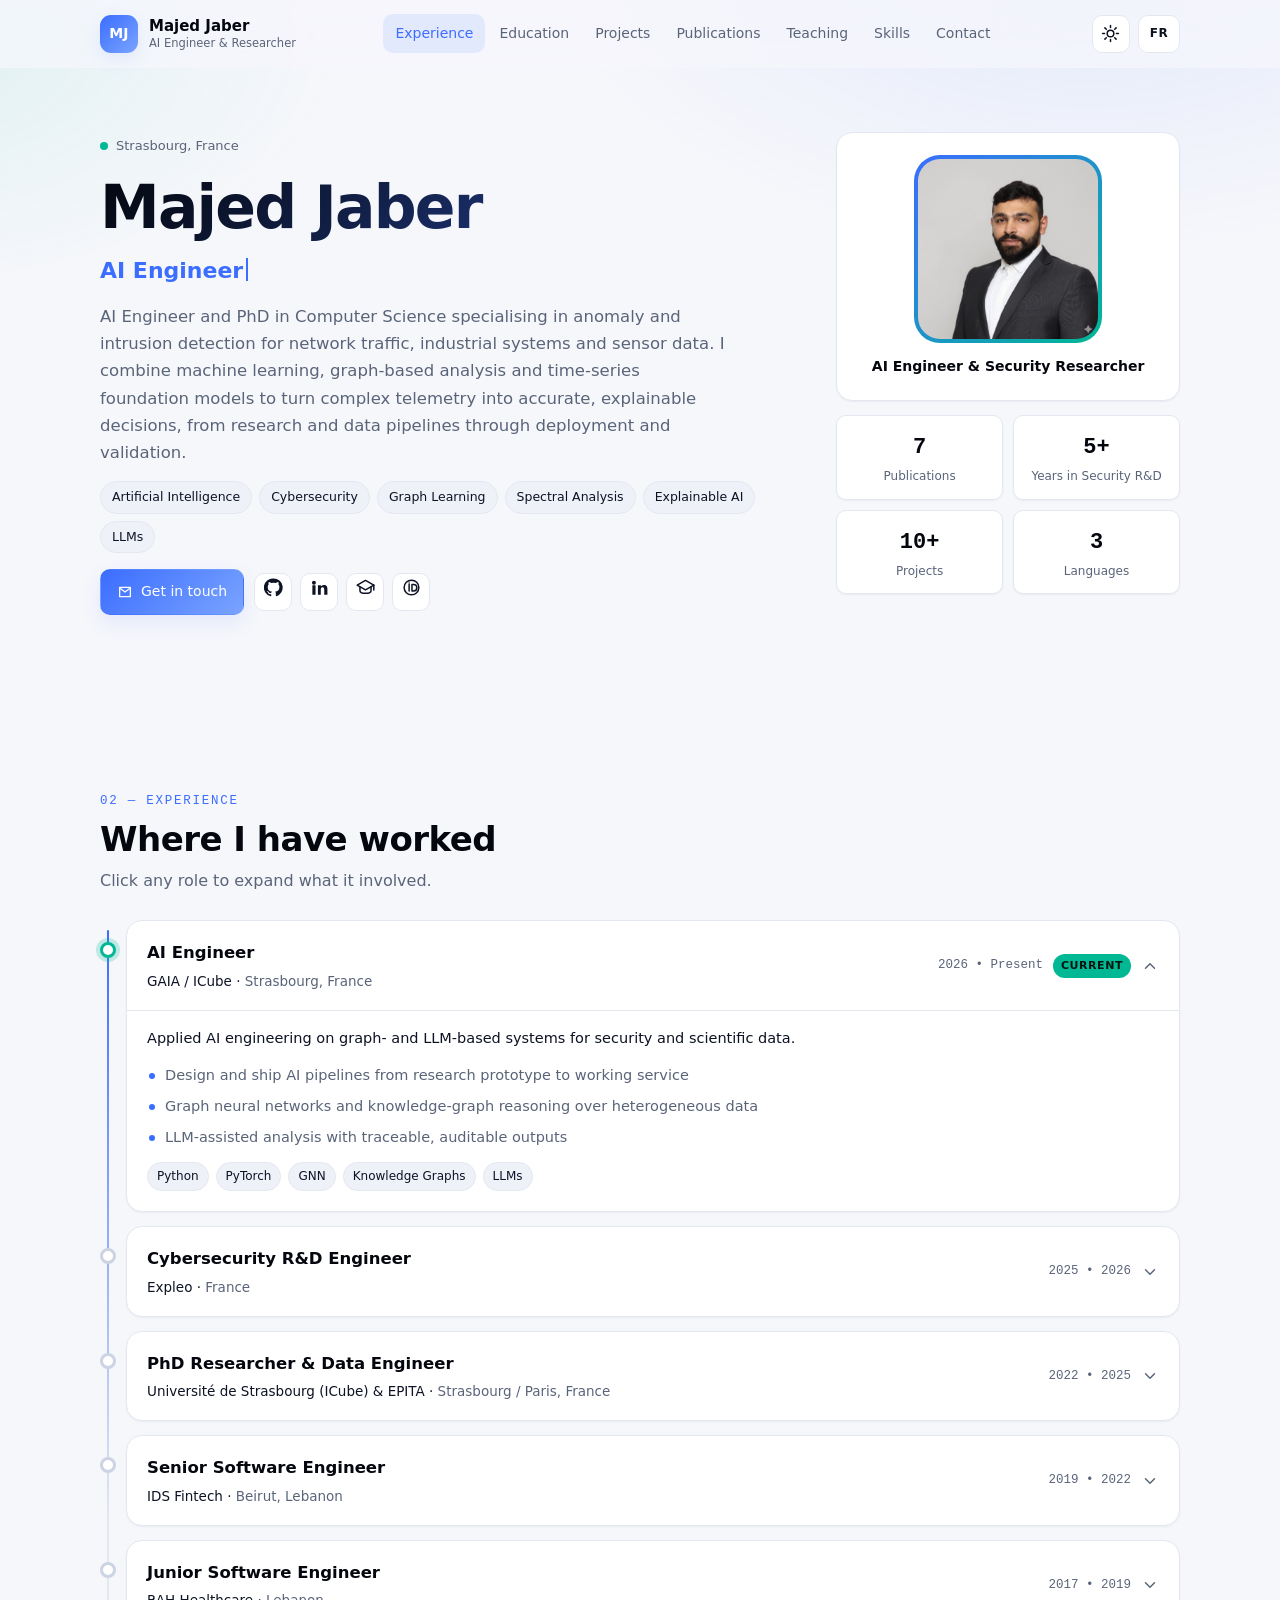
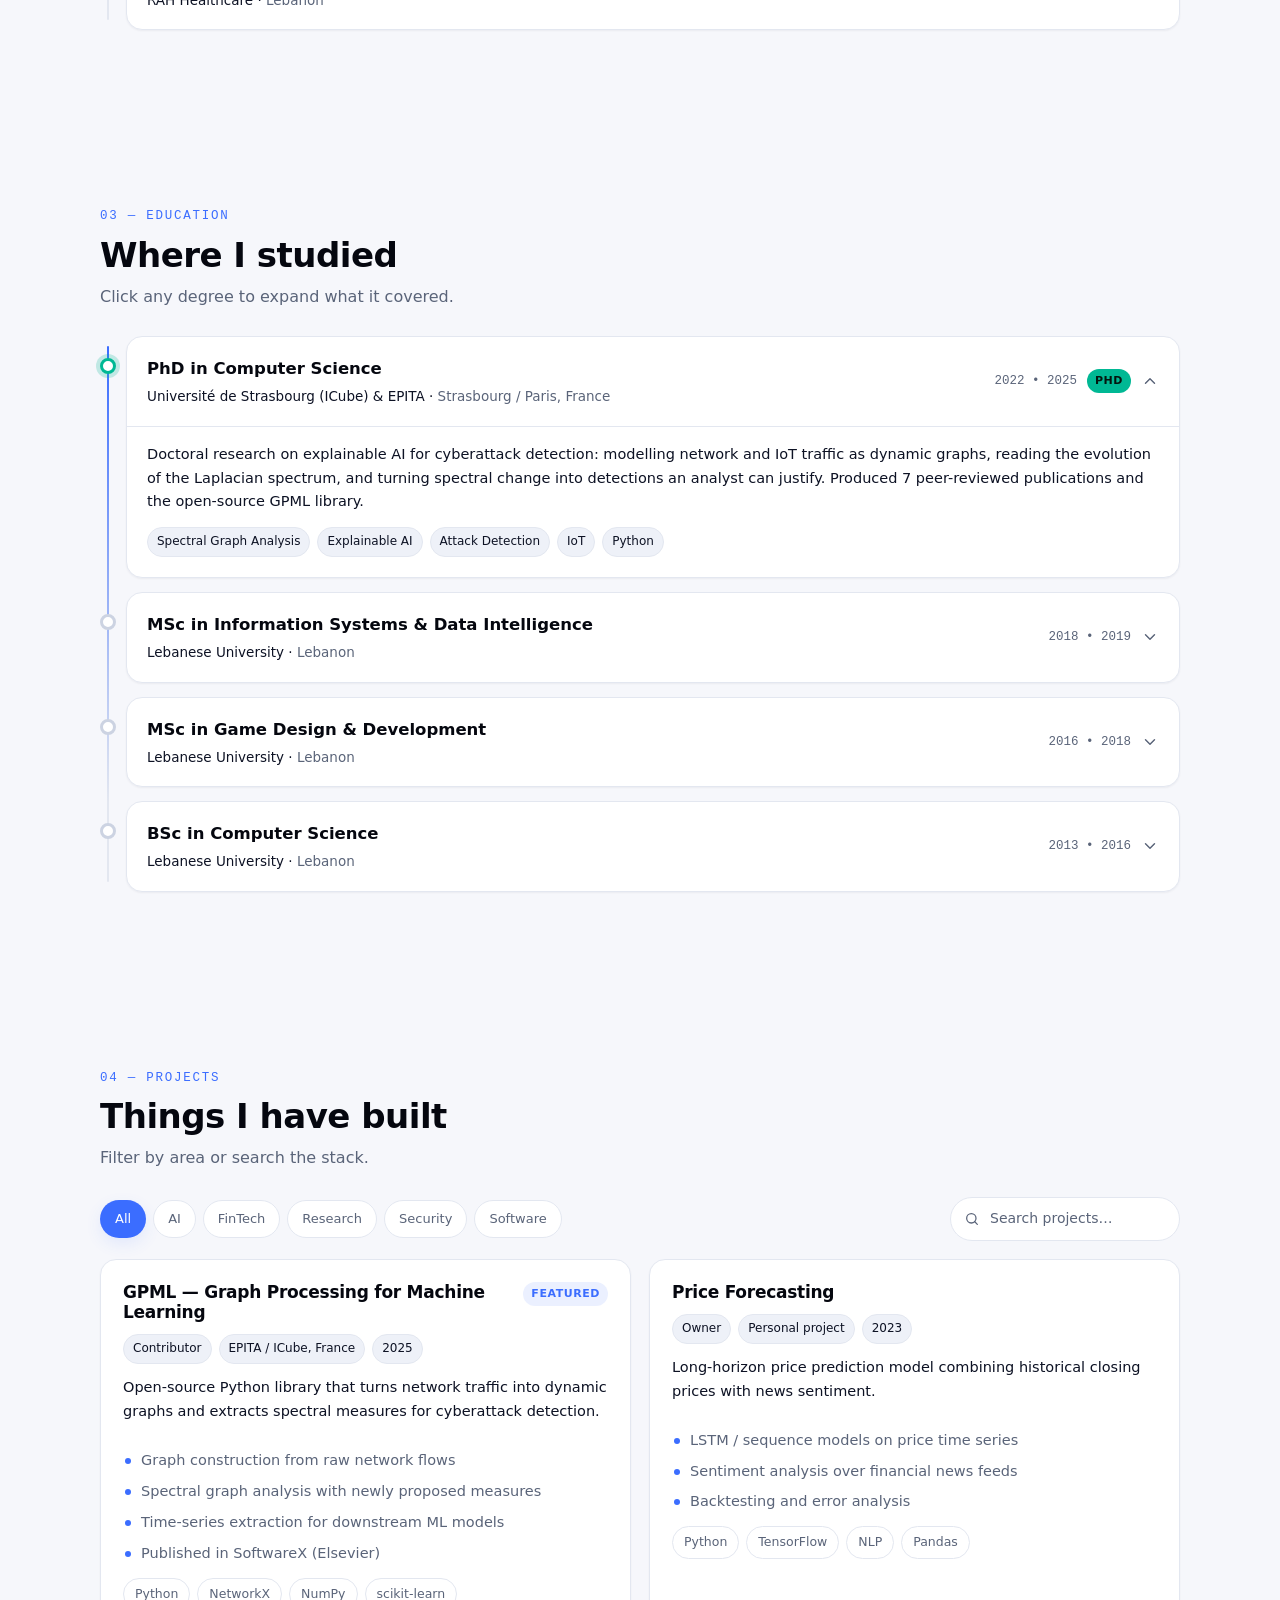
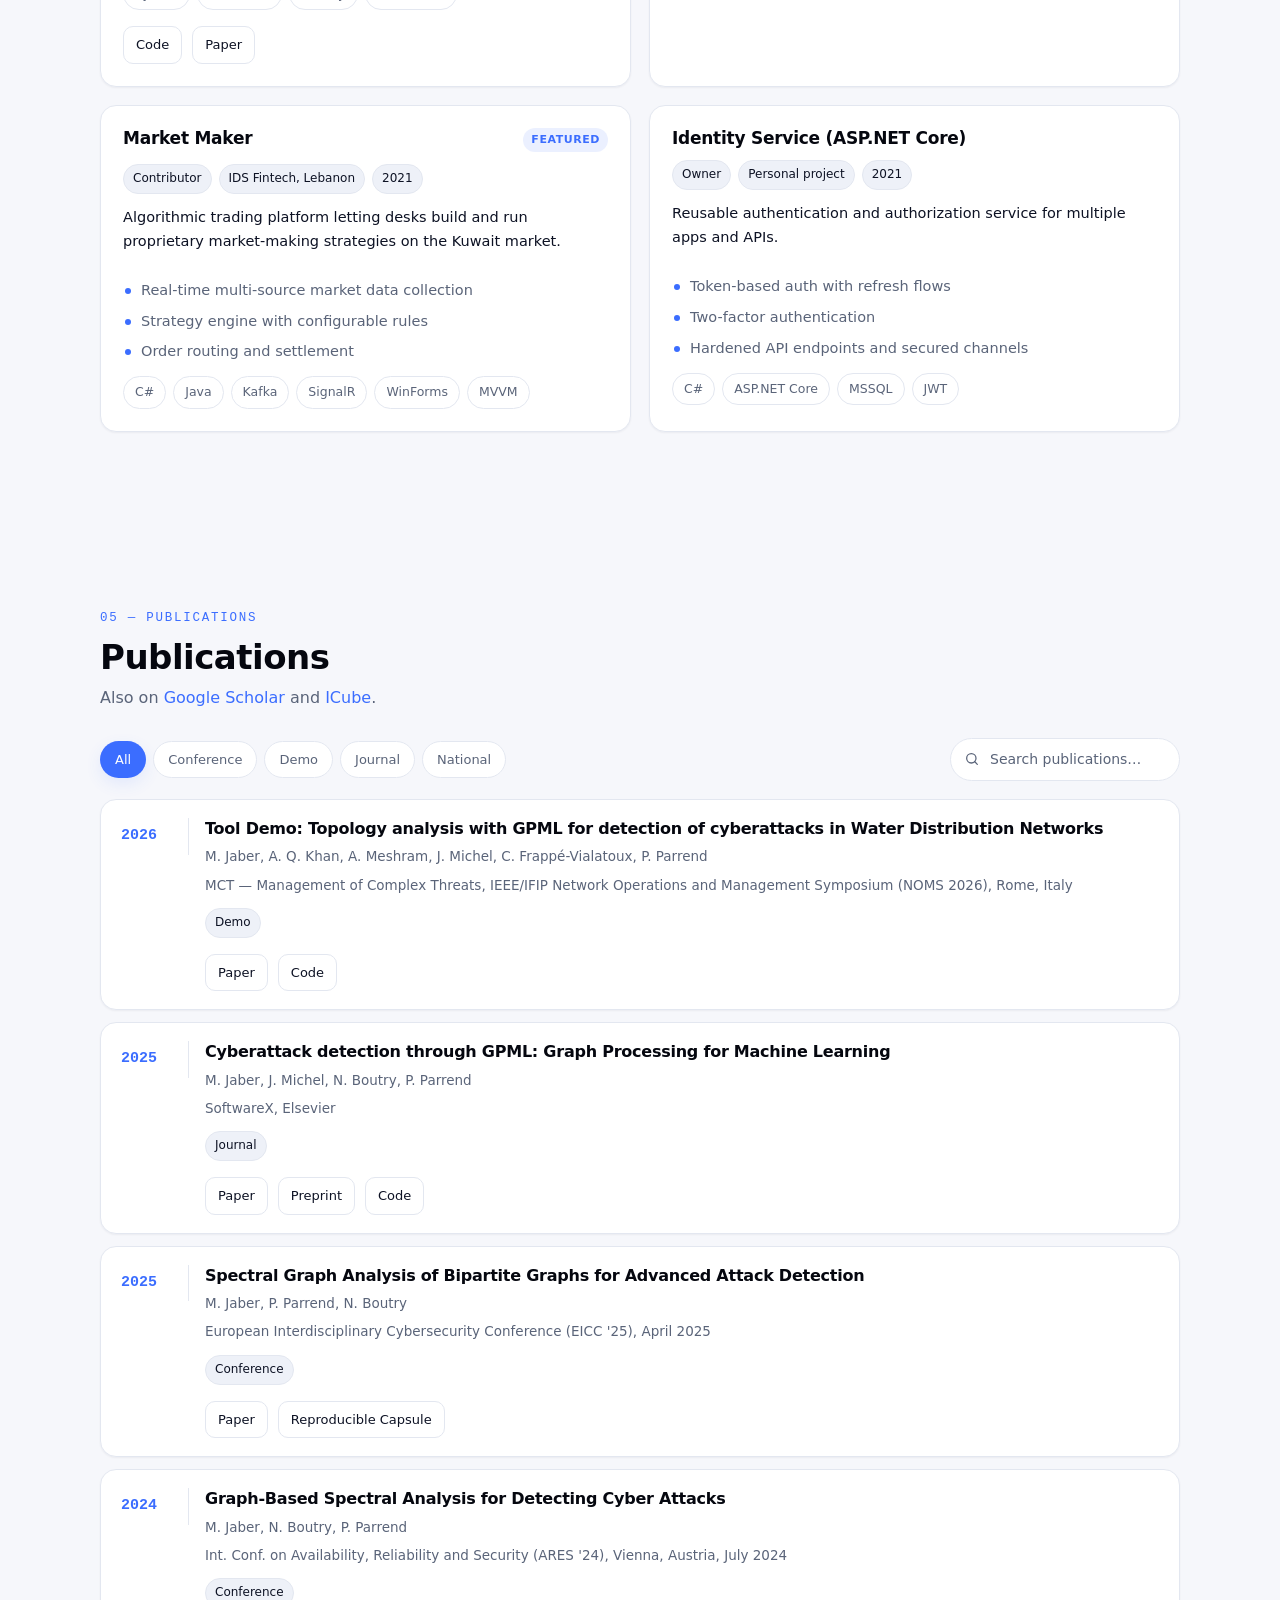
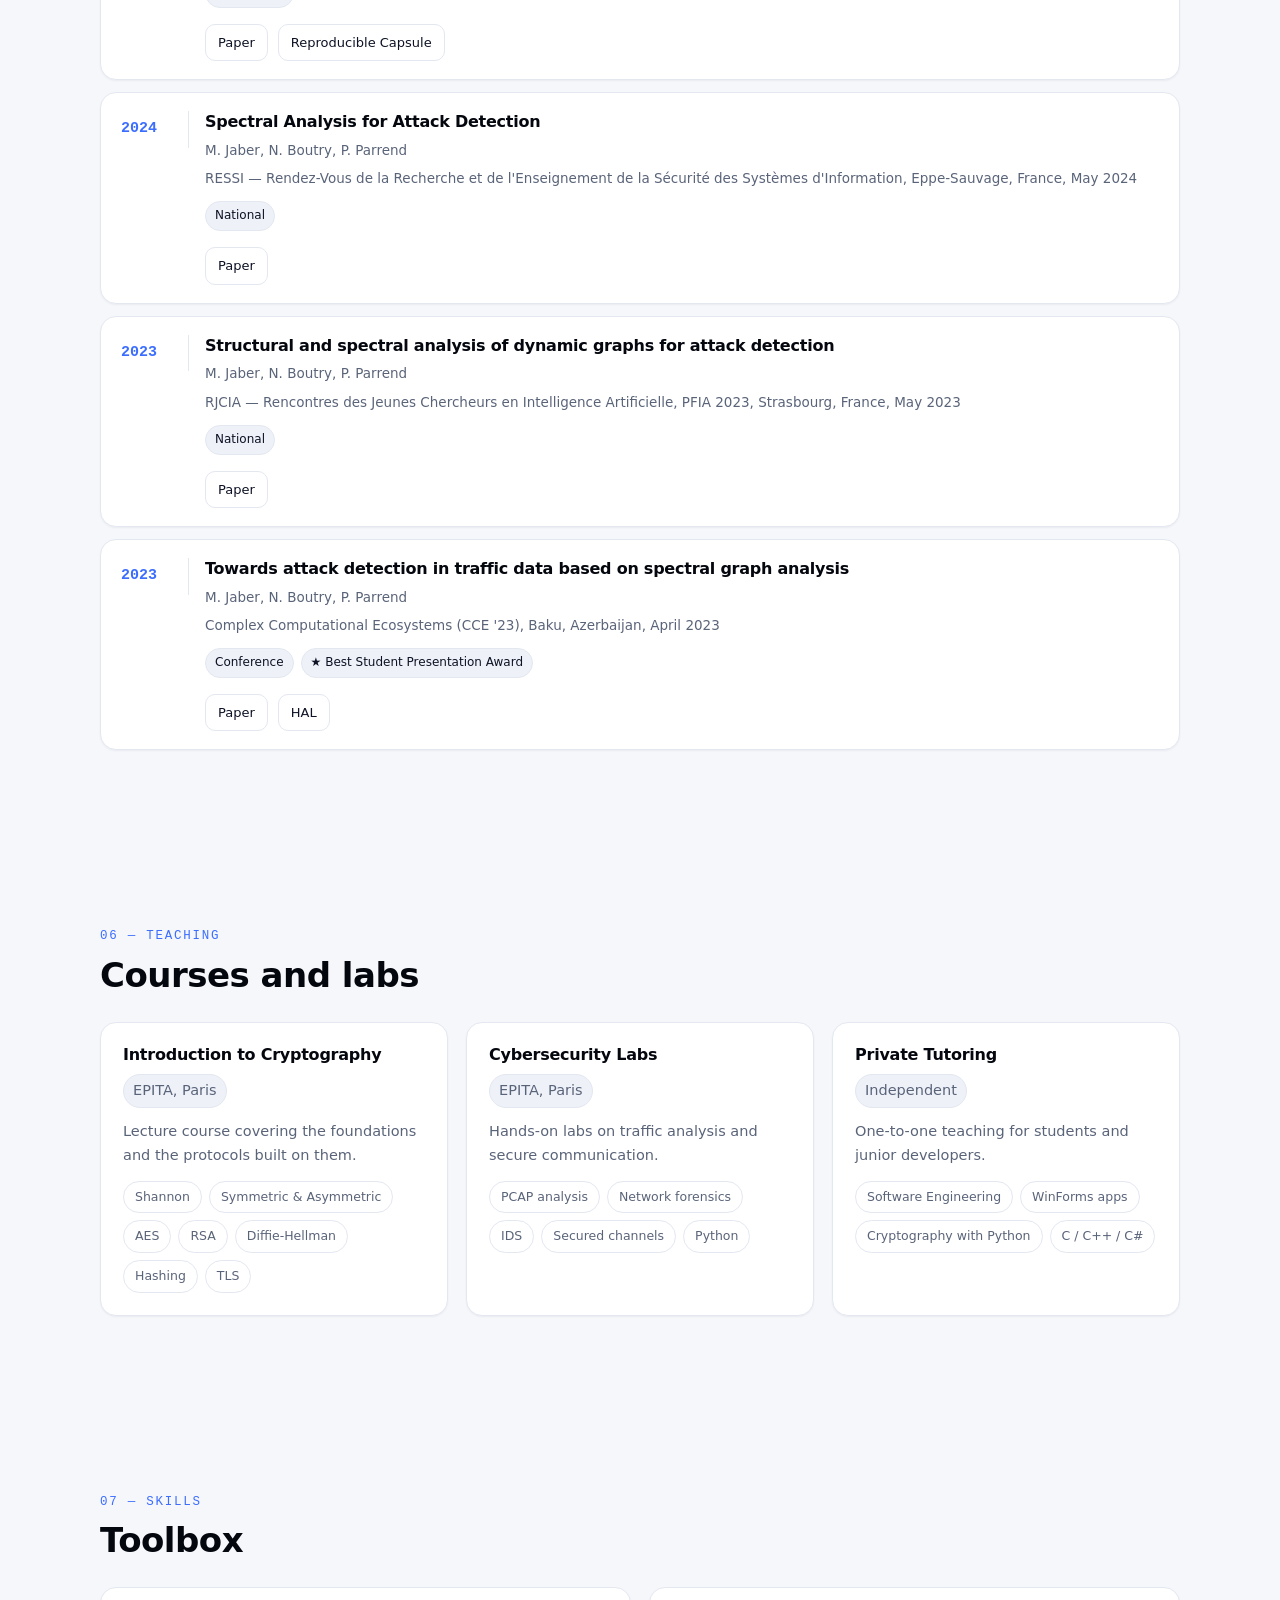
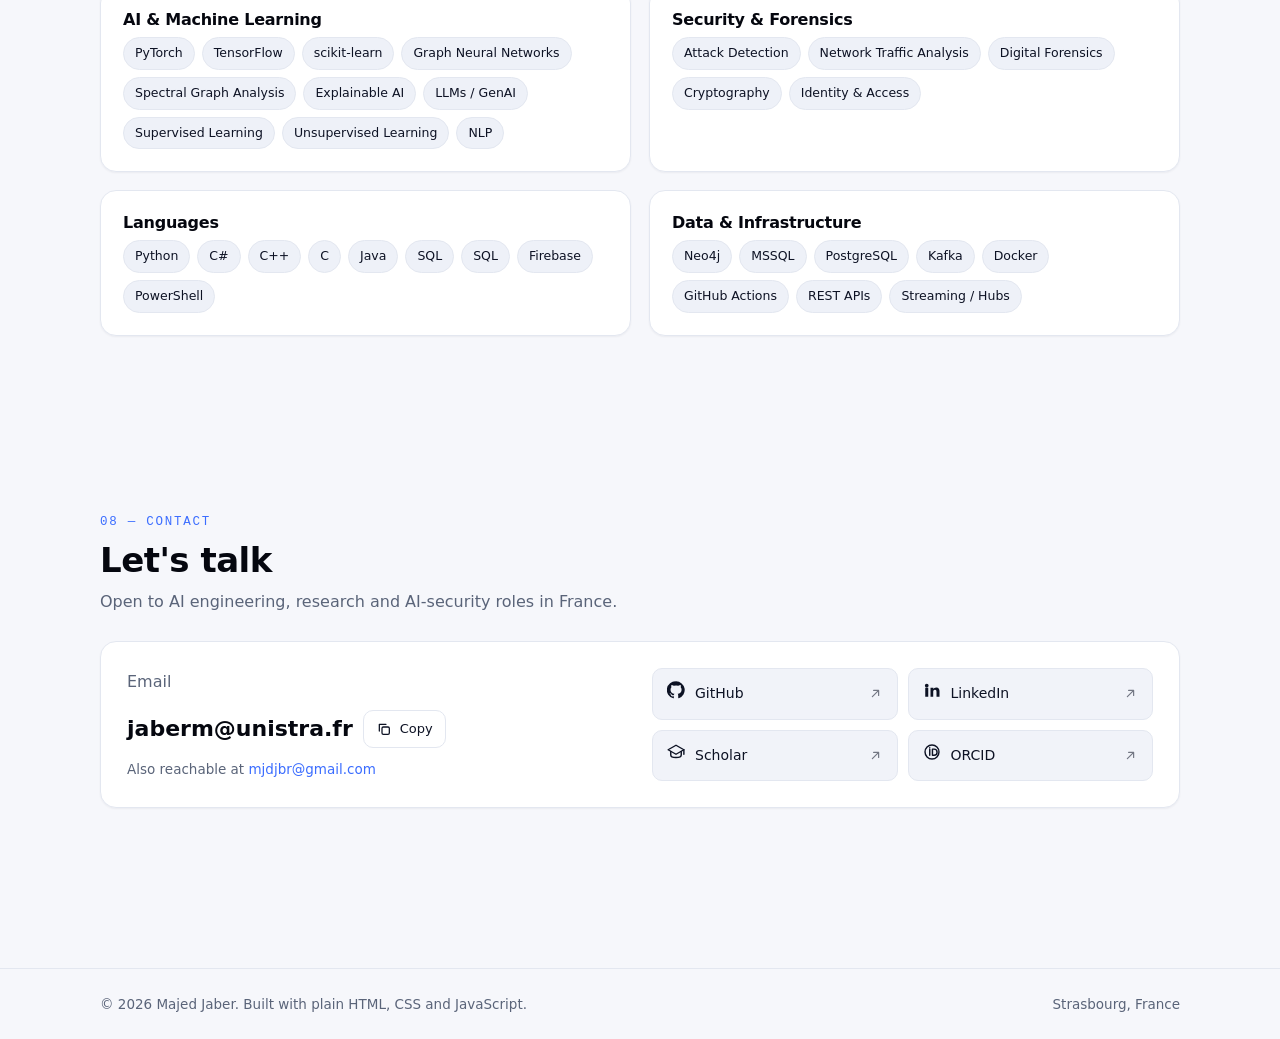
<file: index.html>
<!doctype html>
<html lang="en" data-theme="auto">
<head>
  <meta charset="utf-8" />
  <meta name="viewport" content="width=device-width, initial-scale=1" />
  <title>Majed Jaber — AI Engineer &amp; Security Researcher</title>

  <meta name="description" content="Majed Jaber — AI Engineer and Security Researcher in Strasbourg, France. PhD in Computer Science. Graph learning, spectral analysis, explainable AI and digital forensics." />
  <meta name="author" content="Majed Jaber" />
  <link rel="canonical" href="https://majedjaber1996.github.io/" />

  <meta property="og:title" content="Majed Jaber — AI Engineer &amp; Security Researcher" />
  <meta property="og:description" content="PhD in Computer Science. Graph learning, spectral analysis, explainable AI and digital forensics." />
  <meta property="og:type" content="website" />
  <meta property="og:url" content="https://majedjaber1996.github.io/" />
  <meta property="og:image" content="https://majedjaber1996.github.io/profile.png" />
  <meta name="twitter:card" content="summary_large_image" />

  <meta name="theme-color" content="#0b0f19" media="(prefers-color-scheme: dark)" />
  <meta name="theme-color" content="#f7f8fb" media="(prefers-color-scheme: light)" />

  <link rel="icon" href="data:image/svg+xml,%3Csvg xmlns='http://www.w3.org/2000/svg' viewBox='0 0 64 64'%3E%3Crect width='64' height='64' rx='14' fill='%235b8cff'/%3E%3Ctext x='32' y='43' font-family='system-ui,sans-serif' font-size='28' font-weight='700' fill='white' text-anchor='middle'%3EMJ%3C/text%3E%3C/svg%3E" />

  <link rel="preload" href="assets/css/style.css" as="style" />
  <link rel="stylesheet" href="assets/css/style.css" />

  <script type="application/ld+json">
  {
    "@context": "https://schema.org",
    "@type": "Person",
    "name": "Majed Jaber",
    "url": "https://majedjaber1996.github.io/",
    "image": "https://majedjaber1996.github.io/profile.png",
    "jobTitle": "AI Engineer & Security Researcher",
    "address": { "@type": "PostalAddress", "addressLocality": "Strasbourg", "addressCountry": "FR" },
    "alumniOf": [
      { "@type": "Organization", "name": "Université de Strasbourg" },
      { "@type": "Organization", "name": "EPITA" },
      { "@type": "Organization", "name": "Lebanese University" }
    ],
    "knowsAbout": ["Artificial Intelligence", "Cybersecurity", "Graph Learning", "Spectral Graph Analysis", "Explainable AI", "Digital Forensics"],
    "sameAs": [
      "https://scholar.google.com/citations?user=IiuFIiYAAAAJ",
      "https://orcid.org/0009-0005-2882-4647",
      "https://github.com/majedjaber1996",
      "https://www.linkedin.com/in/majedjaber96"
    ]
  }
  </script>
</head>
<body>
  <a class="skip-link" href="#hero">Skip to content</a>

  <div class="scroll-progress" aria-hidden="true"><span id="progressBar"></span></div>

  <!-- ================= HEADER ================= -->
  <header class="site-header" id="siteHeader">
    <div class="wrap header-inner">
      <a class="brand" href="#hero">
        <span class="brand-logo" aria-hidden="true">MJ</span>
        <span class="brand-text">
          <strong>Majed Jaber</strong>
          <small class="muted">AI Engineer &amp; Researcher</small>
        </span>
      </a>

      <nav class="main-nav" id="mainNav" aria-label="Sections">
        <a href="#experience"   data-nav="experience">Experience</a>
        <a href="#education"    data-nav="education">Education</a>
        <a href="#projects"     data-nav="projects">Projects</a>
        <a href="#publications" data-nav="publications">Publications</a>
        <a href="#teaching"     data-nav="teaching">Teaching</a>
        <a href="#skills"       data-nav="skills">Skills</a>
        <a href="#contact"      data-nav="contact">Contact</a>
        <span class="nav-indicator" id="navIndicator" aria-hidden="true"></span>
      </nav>

      <div class="header-actions">
        <button class="icon-btn" id="themeToggle" type="button" aria-label="Switch theme" title="Switch theme">
          <svg class="i-sun"  viewBox="0 0 24 24" aria-hidden="true"><circle cx="12" cy="12" r="4.2"/><path d="M12 2v2.5M12 19.5V22M2 12h2.5M19.5 12H22M4.9 4.9l1.8 1.8M17.3 17.3l1.8 1.8M19.1 4.9l-1.8 1.8M6.7 17.3l-1.8 1.8"/></svg>
          <svg class="i-moon" viewBox="0 0 24 24" aria-hidden="true"><path d="M21 13.5A9 9 0 1 1 10.5 3a7.5 7.5 0 0 0 10.5 10.5z"/></svg>
        </button>
        <button class="icon-btn language-btn" id="languageToggle" type="button" aria-label="Switch to French" title="Switch to French">FR</button>
        <button class="icon-btn nav-toggle" id="navToggle" type="button" aria-label="Menu" aria-expanded="false">
          <svg viewBox="0 0 24 24" aria-hidden="true"><path d="M4 7h16M4 12h16M4 17h16"/></svg>
        </button>
      </div>
    </div>
  </header>

  <!-- ================= SECTIONS (loaded from /sections) ================= -->
  <main id="main">
    <div data-fragment="hero"         id="hero-slot"></div>
    <div data-fragment="experience"   id="experience-slot"></div>
    <div data-fragment="education"    id="education-slot"></div>
    <div data-fragment="projects"     id="projects-slot"></div>
    <div data-fragment="publications" id="publications-slot"></div>
    <div data-fragment="teaching"     id="teaching-slot"></div>
    <div data-fragment="skills"       id="skills-slot"></div>
    <div data-fragment="contact"      id="contact-slot"></div>
  </main>

  <footer class="site-footer">
    <div class="wrap footer-inner">
      <p>© <span data-year></span> Majed Jaber. Built with plain HTML, CSS and JavaScript.</p>
      <p class="muted">Strasbourg, France</p>
    </div>
  </footer>

  <button class="to-top" id="toTop" type="button" aria-label="Back to top" title="Back to top">
    <svg viewBox="0 0 24 24" aria-hidden="true"><path d="M12 19V5M5 12l7-7 7 7"/></svg>
  </button>

  <noscript>
    <div class="wrap noscript">
      <p><strong>JavaScript is disabled.</strong> This page loads its sections dynamically.
      You can still reach everything here:
      <a href="https://github.com/majedjaber1996">GitHub</a> ·
      <a href="https://www.linkedin.com/in/majedjaber96">LinkedIn</a> ·
      <a href="https://scholar.google.com/citations?user=IiuFIiYAAAAJ">Google Scholar</a> ·
      <a href="mailto:jaberm@unistra.fr">jaberm@unistra.fr</a></p>
    </div>
  </noscript>

  <script src="assets/js/app.js" type="module"></script>
</body>
</html>
</file>
<file: assets/css/style.css>
/* =========================================================
   Majed Jaber — portfolio
   assets/css/style.css
   Tokens → base → layout → components → sections → motion
   ========================================================= */

/* ---------- 1. Tokens (light is the base) ---------- */
:root {
  --bg:            #f6f7fb;
  --bg-elev:       #ffffff;
  --panel:         #ffffff;
  --panel-2:       #f1f3f9;
  --chip:          #eef1f8;
  --text:          #0d1224;
  --text-strong:   #05070f;
  --muted:         #5a6479;
  --line:          #e3e7f0;
  --line-strong:   #ccd3e2;
  --brand:         #3b6dff;
  --brand-2:       #7aa4ff;
  --brand-soft:    rgba(59, 109, 255, .10);
  --accent:        #00b894;
  --shadow-sm:     0 1px 2px rgba(12, 18, 40, .05);
  --shadow:        0 8px 24px rgba(12, 18, 40, .07);
  --shadow-lg:     0 18px 50px rgba(12, 18, 40, .12);
  --radius:        16px;
  --radius-sm:     10px;
  --radius-lg:     22px;
  --wrap:          1120px;
  --header-h:      68px;
  --font: "Inter", system-ui, -apple-system, "Segoe UI", Roboto, "Helvetica Neue", Arial, "Noto Sans", sans-serif;
  --mono: ui-monospace, SFMono-Regular, Menlo, Monaco, Consolas, "Liberation Mono", monospace;
  --ease: cubic-bezier(.22, .61, .36, 1);
}

/* dark palette, shared by explicit choice and by system preference */
:root[data-theme="dark"],
:root[data-theme="auto"] {
  color-scheme: light;
}

@media (prefers-color-scheme: dark) {
  :root[data-theme="auto"] {
    --bg:          #0a0e18;
    --bg-elev:     #0f1424;
    --panel:       #111729;
    --panel-2:     #161d33;
    --chip:        #18203a;
    --text:        #e6e9f2;
    --text-strong: #ffffff;
    --muted:       #9aa4bd;
    --line:        #1e2740;
    --line-strong: #2b3555;
    --brand:       #6f9bff;
    --brand-2:     #9dbaff;
    --brand-soft:  rgba(111, 155, 255, .14);
    --accent:      #34d399;
    --shadow-sm:   0 1px 2px rgba(0, 0, 0, .4);
    --shadow:      0 10px 30px rgba(0, 0, 0, .45);
    --shadow-lg:   0 22px 60px rgba(0, 0, 0, .55);
    color-scheme: dark;
  }
}

:root[data-theme="dark"] {
  --bg:          #0a0e18;
  --bg-elev:     #0f1424;
  --panel:       #111729;
  --panel-2:     #161d33;
  --chip:        #18203a;
  --text:        #e6e9f2;
  --text-strong: #ffffff;
  --muted:       #9aa4bd;
  --line:        #1e2740;
  --line-strong: #2b3555;
  --brand:       #6f9bff;
  --brand-2:     #9dbaff;
  --brand-soft:  rgba(111, 155, 255, .14);
  --accent:      #34d399;
  --shadow-sm:   0 1px 2px rgba(0, 0, 0, .4);
  --shadow:      0 10px 30px rgba(0, 0, 0, .45);
  --shadow-lg:   0 22px 60px rgba(0, 0, 0, .55);
  color-scheme: dark;
}

/* ---------- 2. Base ---------- */
* { box-sizing: border-box; }

/* our .btn / .card rules use display:flex, which would beat the browser
   default for [hidden] — keep hidden actually hidden */
[hidden] { display: none !important; }

html {
  scroll-behavior: smooth;
  -webkit-text-size-adjust: 100%;
}

body {
  margin: 0;
  background: var(--bg);
  color: var(--text);
  font-family: var(--font);
  font-size: 16px;
  line-height: 1.65;
  -webkit-font-smoothing: antialiased;
  overflow-x: hidden;
}

/* soft aurora behind everything */
body::before {
  content: "";
  position: fixed;
  inset: 0;
  z-index: -1;
  pointer-events: none;
  background:
    radial-gradient(900px 520px at 85% -8%,  var(--brand-soft), transparent 62%),
    radial-gradient(720px 420px at -8% 4%,   rgba(0, 184, 148, .09), transparent 62%);
}

img { max-width: 100%; display: block; }

a {
  color: var(--brand);
  text-decoration: none;
  transition: color .18s var(--ease), opacity .18s var(--ease);
}
a:hover { text-decoration: underline; }

h1, h2, h3, h4 {
  color: var(--text-strong);
  line-height: 1.2;
  margin: 0;
  letter-spacing: -.015em;
}

p { margin: 0 0 .9em; }
p:last-child { margin-bottom: 0; }

ul, ol { margin: 0; padding: 0; list-style: none; }

button {
  font: inherit;
  color: inherit;
  cursor: pointer;
}

:focus-visible {
  outline: 2px solid var(--brand);
  outline-offset: 3px;
  border-radius: 6px;
}

svg { fill: none; stroke: currentColor; stroke-width: 1.9; stroke-linecap: round; stroke-linejoin: round; }

.muted  { color: var(--muted); }
.small  { font-size: 13.5px; }
.mono   { font-family: var(--mono); }

.skip-link {
  position: absolute;
  left: -9999px;
  top: 8px;
  z-index: 100;
  background: var(--panel);
  border: 1px solid var(--line);
  padding: 10px 14px;
  border-radius: var(--radius-sm);
}
.skip-link:focus { left: 12px; }

/* ---------- 3. Layout ---------- */
.wrap {
  width: 100%;
  max-width: var(--wrap);
  margin-inline: auto;
  padding-inline: 20px;
}

.section {
  padding-block: clamp(48px, 7vw, 88px);
  scroll-margin-top: calc(var(--header-h) + 18px);
}
.section + .section { padding-top: 0; }

.section-head { margin-bottom: 26px; max-width: 720px; }

.section-kicker {
  font-family: var(--mono);
  font-size: 12.5px;
  letter-spacing: .14em;
  text-transform: uppercase;
  color: var(--brand);
  margin-bottom: 8px;
}

.section-title { font-size: clamp(24px, 3.4vw, 34px); }
.section-sub { margin-top: 8px; }

.grid { display: grid; gap: 18px; }
.grid.cols-2 { grid-template-columns: repeat(2, minmax(0, 1fr)); }
.grid.cols-3 { grid-template-columns: repeat(3, minmax(0, 1fr)); }

@media (max-width: 960px) { .grid.cols-3 { grid-template-columns: repeat(2, minmax(0, 1fr)); } }
@media (max-width: 700px) {
  .grid.cols-2, .grid.cols-3 { grid-template-columns: minmax(0, 1fr); }
}

/* ---------- 4. Header / nav ---------- */
.scroll-progress {
  position: fixed;
  inset-inline: 0;
  top: 0;
  height: 3px;
  z-index: 60;
  background: transparent;
}
.scroll-progress span {
  display: block;
  height: 100%;
  width: 0%;
  background: linear-gradient(90deg, var(--brand), var(--accent));
  transition: width .1s linear;
}

.site-header {
  position: sticky;
  top: 0;
  z-index: 50;
  height: var(--header-h);
  display: flex;
  align-items: center;
  background: color-mix(in srgb, var(--bg) 78%, transparent);
  backdrop-filter: blur(14px) saturate(180%);
  border-bottom: 1px solid transparent;
  transition: border-color .25s var(--ease), box-shadow .25s var(--ease);
}
.site-header.is-stuck {
  border-bottom-color: var(--line);
  box-shadow: var(--shadow-sm);
}

.header-inner {
  display: flex;
  align-items: center;
  justify-content: space-between;
  gap: 16px;
}

.brand {
  display: flex;
  align-items: center;
  gap: 11px;
  color: var(--text-strong);
  flex-shrink: 0;
}
.brand:hover { text-decoration: none; }

.brand-logo {
  width: 38px; height: 38px;
  display: grid; place-items: center;
  border-radius: 11px;
  background: linear-gradient(135deg, var(--brand), var(--brand-2));
  color: #fff;
  font-weight: 800;
  font-size: 14px;
  letter-spacing: .02em;
  box-shadow: 0 6px 18px var(--brand-soft);
}

.brand-text { display: flex; flex-direction: column; line-height: 1.25; }
.brand-text strong { font-size: 15px; }
.brand-text small { font-size: 11.5px; }

.main-nav {
  position: relative;
  display: flex;
  align-items: center;
  gap: 2px;
}
.main-nav a {
  position: relative;
  padding: 8px 12px;
  border-radius: var(--radius-sm);
  font-size: 14px;
  font-weight: 500;
  color: var(--muted);
  white-space: nowrap;
}
.main-nav a:hover { color: var(--text-strong); background: var(--chip); text-decoration: none; }
.main-nav a.is-active { color: var(--brand); background: var(--brand-soft); }

.header-actions { display: flex; align-items: center; gap: 8px; }

.icon-btn {
  width: 38px; height: 38px;
  display: inline-grid; place-items: center;
  border-radius: var(--radius-sm);
  border: 1px solid var(--line);
  background: var(--panel);
  color: var(--text);
  transition: background .18s var(--ease), transform .18s var(--ease), border-color .18s var(--ease);
}
.icon-btn:hover { background: var(--chip); border-color: var(--line-strong); text-decoration: none; transform: translateY(-1px); }
.icon-btn svg { width: 19px; height: 19px; }
.language-btn { width: 42px; font-size: 12px; font-weight: 700; letter-spacing: .04em; }

#themeToggle .i-moon { display: none; }
:root[data-theme="dark"] #themeToggle .i-sun  { display: none; }
:root[data-theme="dark"] #themeToggle .i-moon { display: block; }
@media (prefers-color-scheme: dark) {
  :root[data-theme="auto"] #themeToggle .i-sun  { display: none; }
  :root[data-theme="auto"] #themeToggle .i-moon { display: block; }
}

.nav-toggle { display: none; }

@media (max-width: 1024px) {
  .nav-toggle { display: inline-grid; }
  .brand-text small { display: none; }
  .main-nav {
    position: fixed;
    inset-inline: 12px;
    top: calc(var(--header-h) + 6px);
    flex-direction: column;
    align-items: stretch;
    gap: 2px;
    padding: 10px;
    background: var(--panel);
    border: 1px solid var(--line);
    border-radius: var(--radius);
    box-shadow: var(--shadow-lg);
    opacity: 0;
    transform: translateY(-10px) scale(.99);
    pointer-events: none;
    transition: opacity .2s var(--ease), transform .2s var(--ease);
  }
  .main-nav.is-open { opacity: 1; transform: none; pointer-events: auto; }
  .main-nav a { padding: 11px 14px; font-size: 15px; }
}

/* ---------- 5. Cards, chips, buttons ---------- */
.card {
  background: var(--panel);
  border: 1px solid var(--line);
  border-radius: var(--radius);
  padding: 22px;
  box-shadow: var(--shadow-sm);
  transition: border-color .2s var(--ease), box-shadow .25s var(--ease), transform .25s var(--ease);
}

.card-title {
  font-size: 16px;
  margin-bottom: 10px;
}
.card-title + .chips { margin-top: -2px; }

.chips {
  display: flex;
  flex-wrap: wrap;
  gap: 7px;
  margin: 12px 0 0;
}
.chips:empty { display: none; }

.chip {
  padding: 5px 11px;
  font-size: 12.5px;
  border-radius: 999px;
  background: var(--chip);
  border: 1px solid var(--line);
  color: var(--text);
  white-space: nowrap;
}
.chip-sm { font-size: 12px; padding: 4px 9px; }
.chip-ghost { background: transparent; color: var(--muted); }
.chip-inline { display: inline-block; margin: 0 0 12px; }

.badge {
  font-size: 11px;
  font-weight: 700;
  letter-spacing: .05em;
  text-transform: uppercase;
  padding: 3px 8px;
  border-radius: 999px;
  background: var(--accent);
  color: #04150f;
  white-space: nowrap;
}
.badge-soft { background: var(--brand-soft); color: var(--brand); }

.cta-row {
  display: flex;
  flex-wrap: wrap;
  align-items: center;
  gap: 10px;
  margin-top: 16px;
}
.cta-row:empty { display: none; }

.btn {
  display: inline-flex;
  align-items: center;
  gap: 8px;
  padding: 10px 16px;
  border-radius: var(--radius-sm);
  border: 1px solid var(--line);
  background: var(--panel);
  color: var(--text);
  font-size: 14px;
  font-weight: 500;
  transition: background .18s var(--ease), transform .18s var(--ease), border-color .18s var(--ease), box-shadow .18s var(--ease);
}
.btn:hover {
  text-decoration: none;
  background: var(--chip);
  border-color: var(--line-strong);
  transform: translateY(-1px);
}
.btn .i { width: 16px; height: 16px; }
.btn-sm { padding: 7px 12px; font-size: 13px; }

.btn-primary {
  background: linear-gradient(135deg, var(--brand), var(--brand-2));
  border-color: transparent;
  color: #fff;
  box-shadow: 0 8px 20px var(--brand-soft);
}
.btn-primary:hover { filter: brightness(1.06); background: linear-gradient(135deg, var(--brand), var(--brand-2)); }

.bullets { display: grid; gap: 7px; margin: 12px 0 0; }
.bullets li {
  position: relative;
  padding-left: 18px;
  font-size: 14.5px;
  color: var(--muted);
}
.bullets li::before {
  content: "";
  position: absolute;
  left: 2px; top: .62em;
  width: 6px; height: 6px;
  border-radius: 50%;
  background: var(--brand);
}

.empty-state {
  margin-top: 18px;
  padding: 26px;
  text-align: center;
  color: var(--muted);
  border: 1px dashed var(--line-strong);
  border-radius: var(--radius);
}

/* ---------- 6. Hero ---------- */
.hero { padding-top: clamp(36px, 6vw, 64px); }

.hero-grid {
  display: grid;
  grid-template-columns: minmax(0, 1.35fr) minmax(0, .65fr);
  gap: 22px;
  align-items: start;
}
@media (max-width: 900px) { .hero-grid { grid-template-columns: minmax(0, 1fr); } }

.eyebrow {
  display: inline-flex;
  align-items: center;
  gap: 8px;
  font-size: 13px;
  color: var(--muted);
  margin-bottom: 14px;
}
.pulse {
  width: 8px; height: 8px;
  border-radius: 50%;
  background: var(--accent);
  box-shadow: 0 0 0 0 var(--accent);
  animation: pulse 2.4s infinite;
}
@keyframes pulse {
  0%   { box-shadow: 0 0 0 0 color-mix(in srgb, var(--accent) 60%, transparent); }
  70%  { box-shadow: 0 0 0 9px transparent; }
  100% { box-shadow: 0 0 0 0 transparent; }
}

.hero-title {
  font-size: clamp(34px, 6.4vw, 60px);
  letter-spacing: -.03em;
  background: linear-gradient(135deg, var(--text-strong), color-mix(in srgb, var(--brand) 70%, var(--text-strong)));
  -webkit-background-clip: text;
  background-clip: text;
  color: transparent;
}

.hero-typed {
  margin: 10px 0 14px;
  font-size: clamp(17px, 2.4vw, 22px);
  font-weight: 600;
  color: var(--brand);
  min-height: 1.6em;
}
.typed-caret {
  display: inline-block;
  width: 2px;
  height: 1.05em;
  margin-left: 3px;
  vertical-align: -.16em;
  background: var(--brand);
  animation: blink 1s steps(1) infinite;
}
@keyframes blink { 50% { opacity: 0; } }

.hero-summary {
  font-size: 16.5px;
  color: var(--muted);
  max-width: 60ch;
}

.social-row { display: flex; gap: 8px; }

.hero-aside { display: grid; gap: 14px; }

.avatar-card { display: grid; justify-items: center; gap: 12px; text-align: center; }

.avatar-ring {
  padding: 4px;
  border-radius: 26px;
  background: linear-gradient(135deg, var(--brand), var(--accent));
}
.avatar {
  width: 100%;
  max-width: 180px;
  aspect-ratio: 1;
  object-fit: cover;
  border-radius: 22px;
  background: var(--panel-2);
}
.avatar-role { font-size: 14px; font-weight: 600; color: var(--text-strong); margin: 0; }

/* shown instead of a broken image when profile.png is missing */
.avatar-mono {
  display: grid;
  place-items: center;
  width: 100%;
  max-width: 180px;
  aspect-ratio: 1;
  border-radius: 22px;
  background: linear-gradient(135deg, var(--brand), var(--brand-2));
  color: #fff;
  font-size: 52px;
  font-weight: 800;
  letter-spacing: .02em;
}

.stats {
  display: grid;
  grid-template-columns: repeat(2, minmax(0, 1fr));
  gap: 10px;
}
.stat {
  display: grid;
  gap: 2px;
  padding: 14px 12px;
  text-align: center;
  background: var(--panel);
  border: 1px solid var(--line);
  border-radius: var(--radius-sm);
  box-shadow: var(--shadow-sm);
}
.stat-value {
  font-family: var(--mono);
  font-size: 22px;
  font-weight: 700;
  color: var(--text-strong);
}
.stat-label { font-size: 12px; color: var(--muted); line-height: 1.35; }

/* ---------- 7. About ---------- */
.about-grid {
  display: grid;
  grid-template-columns: minmax(0, 1.5fr) minmax(0, .8fr);
  gap: 18px;
  align-items: start;
}
@media (max-width: 900px) { .about-grid { grid-template-columns: minmax(0, 1fr); } }

.lede { font-size: 17px; color: var(--text); }

.about-pillars {
  display: grid;
  grid-template-columns: repeat(3, minmax(0, 1fr));
  gap: 16px;
  margin-top: 20px;
  padding-top: 20px;
  border-top: 1px solid var(--line);
}
@media (max-width: 700px) { .about-pillars { grid-template-columns: minmax(0, 1fr); } }

.pillar h3 { font-size: 15px; margin: 8px 0 4px; }
.pillar p { font-size: 14px; margin: 0; }
.pillar-icon {
  display: inline-grid;
  place-items: center;
  width: 36px; height: 36px;
  border-radius: 10px;
  background: var(--brand-soft);
  color: var(--brand);
}
.pillar-icon svg { width: 20px; height: 20px; }

.facts { display: grid; gap: 10px; margin: 0 0 20px; }
.facts > div { display: grid; grid-template-columns: 84px 1fr; gap: 10px; font-size: 14px; }
.facts dt { color: var(--muted); }
.facts dd { margin: 0; color: var(--text-strong); overflow-wrap: anywhere; }

.lang-list { display: grid; gap: 8px; }
.lang-list li {
  display: flex;
  justify-content: space-between;
  gap: 12px;
  font-size: 14px;
  padding-bottom: 8px;
  border-bottom: 1px dashed var(--line);
}
.lang-list li:last-child { border-bottom: 0; padding-bottom: 0; }

/* ---------- 8. Timeline (experience) ---------- */
.timeline {
  position: relative;
  display: grid;
  gap: 14px;
  padding-left: 26px;
}
.timeline::before {
  content: "";
  position: absolute;
  left: 7px; top: 10px; bottom: 10px;
  width: 2px;
  background: linear-gradient(var(--brand), var(--line) 85%);
  border-radius: 2px;
}
.timeline-item { position: relative; }
.timeline-dot {
  position: absolute;
  left: -26px; top: 22px;
  width: 16px; height: 16px;
  border-radius: 50%;
  background: var(--panel);
  border: 3px solid var(--line-strong);
}
.timeline-dot.is-current {
  border-color: var(--accent);
  box-shadow: 0 0 0 4px color-mix(in srgb, var(--accent) 22%, transparent);
}

.timeline-card { padding: 0; overflow: hidden; }
.timeline-card:hover { border-color: var(--line-strong); box-shadow: var(--shadow); }

.timeline-head {
  width: 100%;
  display: flex;
  align-items: center;
  justify-content: space-between;
  gap: 14px;
  padding: 18px 20px;
  background: none;
  border: 0;
  text-align: left;
}
.timeline-headings { display: grid; gap: 3px; min-width: 0; }
.timeline-role { font-size: 16.5px; font-weight: 650; color: var(--text-strong); }
.timeline-org { font-size: 13.5px; color: var(--text); }

.timeline-meta { display: flex; align-items: center; gap: 10px; flex-shrink: 0; }
.period {
  font-family: var(--mono);
  font-size: 12.5px;
  color: var(--muted);
  white-space: nowrap;
}
.chev { width: 18px; height: 18px; color: var(--muted); transition: transform .25s var(--ease); }
[aria-expanded="true"] .chev { transform: rotate(180deg); }

.timeline-body { padding: 0 20px 20px; border-top: 1px solid var(--line); padding-top: 16px; }
.timeline-body > p { font-size: 14.5px; color: var(--text); }

@media (max-width: 620px) {
  .timeline-head { flex-direction: column; align-items: flex-start; gap: 10px; }
  .timeline-meta { width: 100%; justify-content: space-between; }
}

/* ---------- 9. Toolbar (filters + search) ---------- */
.toolbar {
  display: flex;
  flex-wrap: wrap;
  align-items: center;
  justify-content: space-between;
  gap: 12px;
  margin-bottom: 18px;
}

.filters { display: flex; flex-wrap: wrap; gap: 7px; }

.pill {
  padding: 7px 14px;
  font-size: 13px;
  font-weight: 500;
  border-radius: 999px;
  border: 1px solid var(--line);
  background: var(--panel);
  color: var(--muted);
  transition: all .18s var(--ease);
}
.pill:hover { color: var(--text-strong); border-color: var(--line-strong); }
.pill.is-active {
  background: var(--brand);
  border-color: transparent;
  color: #fff;
  box-shadow: 0 6px 16px var(--brand-soft);
}

.search {
  display: flex;
  align-items: center;
  gap: 8px;
  padding: 8px 13px;
  border-radius: 999px;
  border: 1px solid var(--line);
  background: var(--panel);
  min-width: 230px;
  transition: border-color .18s var(--ease), box-shadow .18s var(--ease);
}
.search:focus-within { border-color: var(--brand); box-shadow: 0 0 0 3px var(--brand-soft); }
.search svg { width: 16px; height: 16px; color: var(--muted); flex-shrink: 0; }
.search input {
  flex: 1;
  min-width: 0;
  border: 0;
  outline: 0;
  background: none;
  color: var(--text);
  font: inherit;
  font-size: 14px;
}
.search input::placeholder { color: var(--muted); }

/* ---------- 11. Projects ---------- */
.project-card {
  display: flex;
  flex-direction: column;
  position: relative;
  overflow: hidden;
}
.project-card::after {
  content: "";
  position: absolute;
  inset-inline: 0; top: 0;
  height: 3px;
  background: linear-gradient(90deg, var(--brand), var(--accent));
  transform: scaleX(0);
  transform-origin: left;
  transition: transform .35s var(--ease);
}
.project-card:hover::after { transform: scaleX(1); }
.project-card:hover { transform: translateY(-3px); box-shadow: var(--shadow); border-color: var(--line-strong); }

.project-top {
  display: flex;
  align-items: flex-start;
  justify-content: space-between;
  gap: 12px;
}
.project-title { font-size: 17px; }
.project-card > p { font-size: 14.5px; color: var(--text); margin-top: 12px; }
.project-card .cta-row { margin-top: auto; padding-top: 16px; }

.is-hidden { display: none !important; }

/* ---------- 12. Publications ---------- */
.pub-list { display: grid; gap: 12px; }

.pub-card {
  display: grid;
  grid-template-columns: 68px minmax(0, 1fr);
  gap: 16px;
  align-items: start;
  padding: 18px 20px;
}
.pub-card:hover { border-color: var(--line-strong); box-shadow: var(--shadow); }

.pub-year {
  font-family: var(--mono);
  font-size: 15px;
  font-weight: 700;
  color: var(--brand);
  padding: 6px 0;
  border-right: 1px solid var(--line);
}
.pub-title { font-size: 16px; line-height: 1.35; }
.pub-venue { font-size: 13.5px; margin: 6px 0 0; }

@media (max-width: 620px) {
  .pub-card { grid-template-columns: minmax(0, 1fr); gap: 8px; }
  .pub-year { border-right: 0; padding: 0; }
}

/* ---------- 13. Teaching / skills ---------- */
.teach-card:hover, .skill-group:hover {
  transform: translateY(-2px);
  box-shadow: var(--shadow);
  border-color: var(--line-strong);
}
.teach-card > p { font-size: 14.5px; color: var(--muted); }
.skill-group .chip:hover { border-color: var(--brand); color: var(--brand); }

/* ---------- 14. Contact ---------- */
.contact-card {
  display: grid;
  grid-template-columns: minmax(0, 1fr) minmax(0, 1fr);
  gap: 24px;
  align-items: center;
  padding: 26px;
}
@media (max-width: 800px) { .contact-card { grid-template-columns: minmax(0, 1fr); } }

.email-row { display: flex; flex-wrap: wrap; align-items: center; gap: 10px; margin: 4px 0 10px; }
.email-link {
  font-size: clamp(17px, 2.4vw, 22px);
  font-weight: 650;
  color: var(--text-strong);
  overflow-wrap: anywhere;
}
.email-link:hover { color: var(--brand); text-decoration: none; }

.contact-links { display: grid; grid-template-columns: repeat(2, minmax(0, 1fr)); gap: 10px; }
@media (max-width: 480px) { .contact-links { grid-template-columns: minmax(0, 1fr); } }

.link-tile {
  display: flex;
  align-items: center;
  gap: 10px;
  padding: 12px 14px;
  border-radius: var(--radius-sm);
  border: 1px solid var(--line);
  background: var(--panel-2);
  color: var(--text);
  font-size: 14px;
  font-weight: 500;
  transition: all .18s var(--ease);
}
.link-tile:hover {
  text-decoration: none;
  border-color: var(--brand);
  color: var(--brand);
  transform: translateX(2px);
}
.link-tile svg { width: 18px; height: 18px; }
.link-tile .arrow { width: 15px; height: 15px; margin-left: auto; opacity: .55; }

/* ---------- 15. Footer / to-top / noscript ---------- */
.site-footer {
  margin-top: clamp(40px, 6vw, 72px);
  border-top: 1px solid var(--line);
  padding-block: 24px;
  font-size: 13.5px;
  color: var(--muted);
}
.footer-inner {
  display: flex;
  flex-wrap: wrap;
  align-items: center;
  justify-content: space-between;
  gap: 8px;
}
.footer-inner p { margin: 0; }

.to-top {
  position: fixed;
  right: 18px; bottom: 18px;
  z-index: 45;
  width: 42px; height: 42px;
  display: grid; place-items: center;
  border-radius: 50%;
  border: 1px solid var(--line);
  background: var(--panel);
  color: var(--text);
  box-shadow: var(--shadow);
  opacity: 0;
  transform: translateY(10px) scale(.9);
  pointer-events: none;
  transition: all .25s var(--ease);
}
.to-top.is-visible { opacity: 1; transform: none; pointer-events: auto; }
.to-top:hover { background: var(--brand); border-color: transparent; color: #fff; }
.to-top svg { width: 19px; height: 19px; }

.noscript {
  padding: 40px 20px;
  text-align: center;
}

/* ---------- 16. Motion ---------- */
.reveal {
  opacity: 0;
  transform: translateY(18px);
  transition: opacity .6s var(--ease), transform .6s var(--ease);
}
.reveal.is-in { opacity: 1; transform: none; }
.reveal[data-delay="1"] { transition-delay: .08s; }
.reveal[data-delay="2"] { transition-delay: .16s; }
.reveal[data-delay="3"] { transition-delay: .24s; }

.frag-loading {
  min-height: 160px;
  border-radius: var(--radius);
  background: linear-gradient(100deg, var(--panel) 30%, var(--panel-2) 50%, var(--panel) 70%);
  background-size: 220% 100%;
  animation: shimmer 1.3s infinite linear;
  margin: 20px;
}
@keyframes shimmer { to { background-position: -220% 0; } }

.frag-error {
  margin: 20px;
  padding: 16px 18px;
  border: 1px dashed var(--line-strong);
  border-radius: var(--radius);
  color: var(--muted);
  font-size: 14px;
}

@media (prefers-reduced-motion: reduce) {
  html { scroll-behavior: auto; }
  *, *::before, *::after {
    animation-duration: .001ms !important;
    animation-iteration-count: 1 !important;
    transition-duration: .001ms !important;
  }
  .reveal { opacity: 1; transform: none; }
}

/* ---------- 17. Print ---------- */
@media print {
  .site-header, .to-top, .toolbar, .scroll-progress, .site-footer { display: none !important; }
  body::before { display: none; }
  body { background: #fff; color: #000; }
  .card { break-inside: avoid; box-shadow: none; border-color: #ccc; }
  .timeline-body { display: block !important; }
  .reveal { opacity: 1 !important; transform: none !important; }
}
</file>
